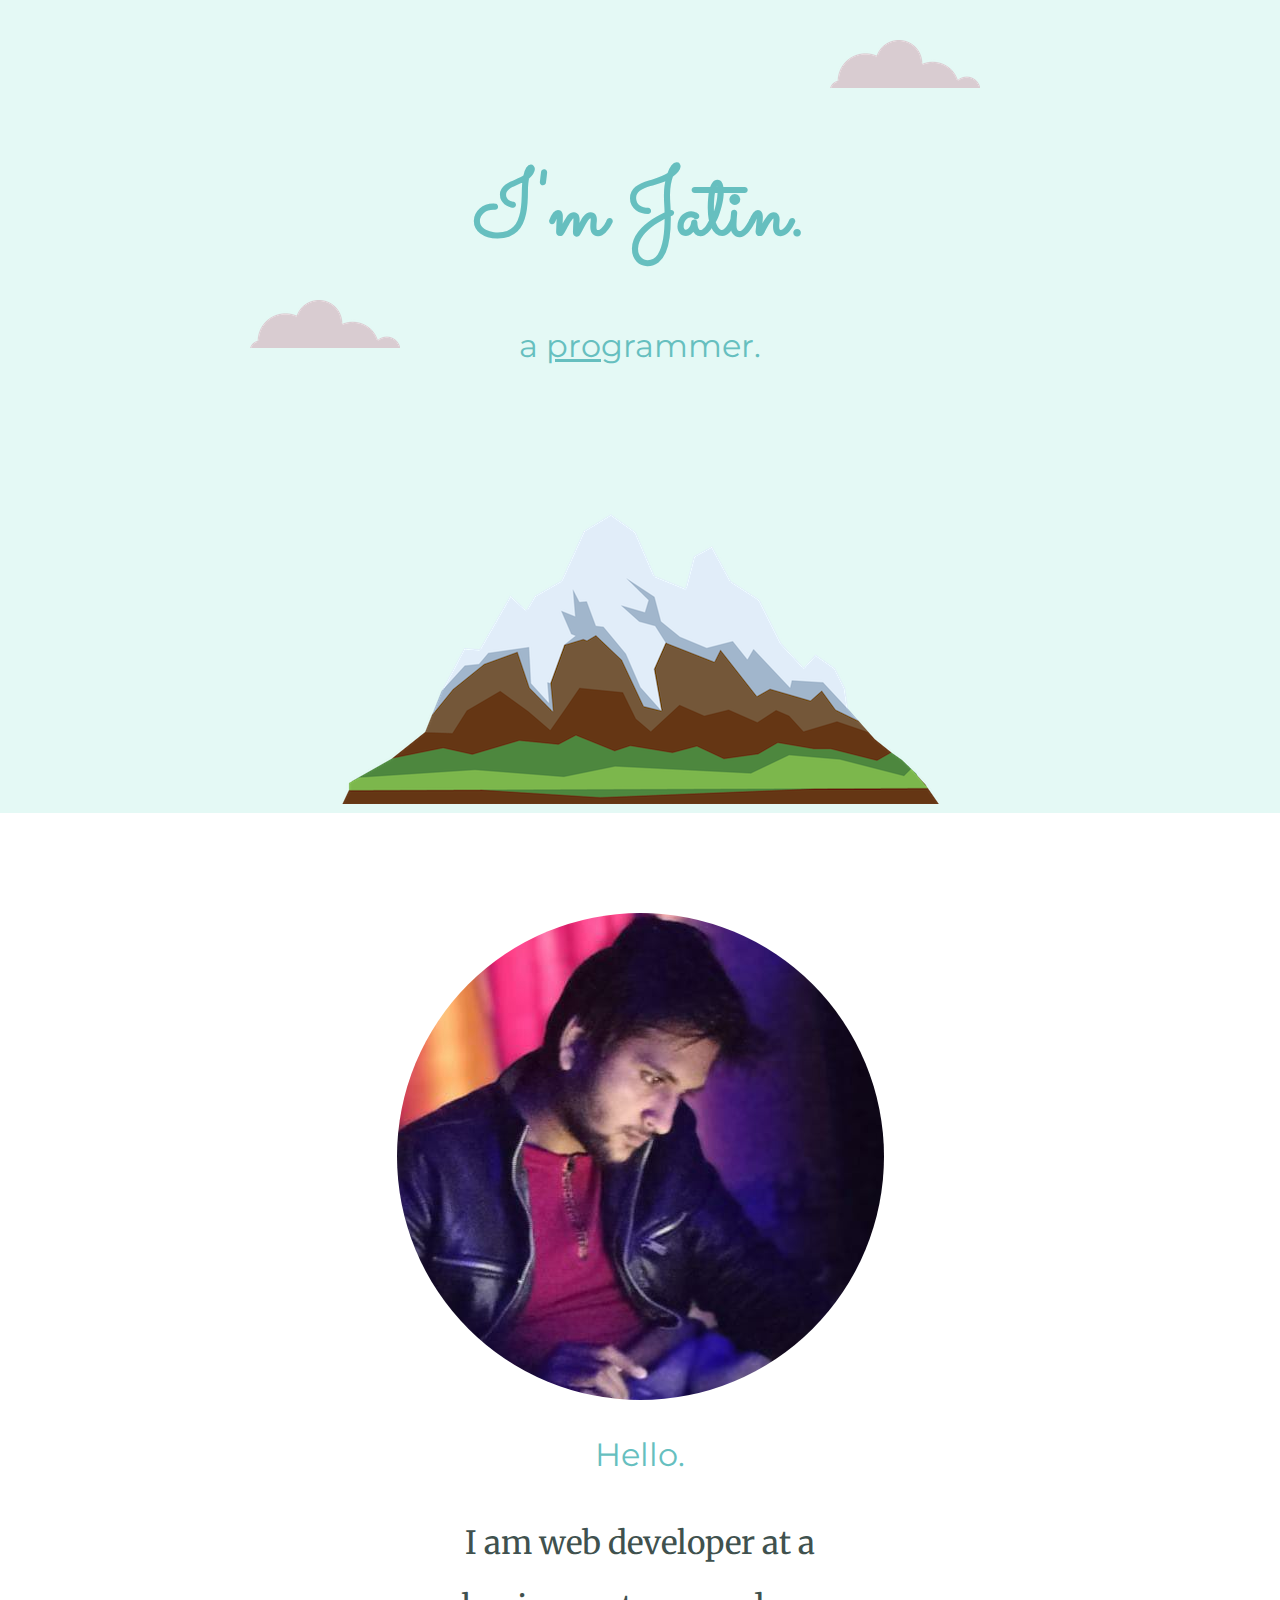
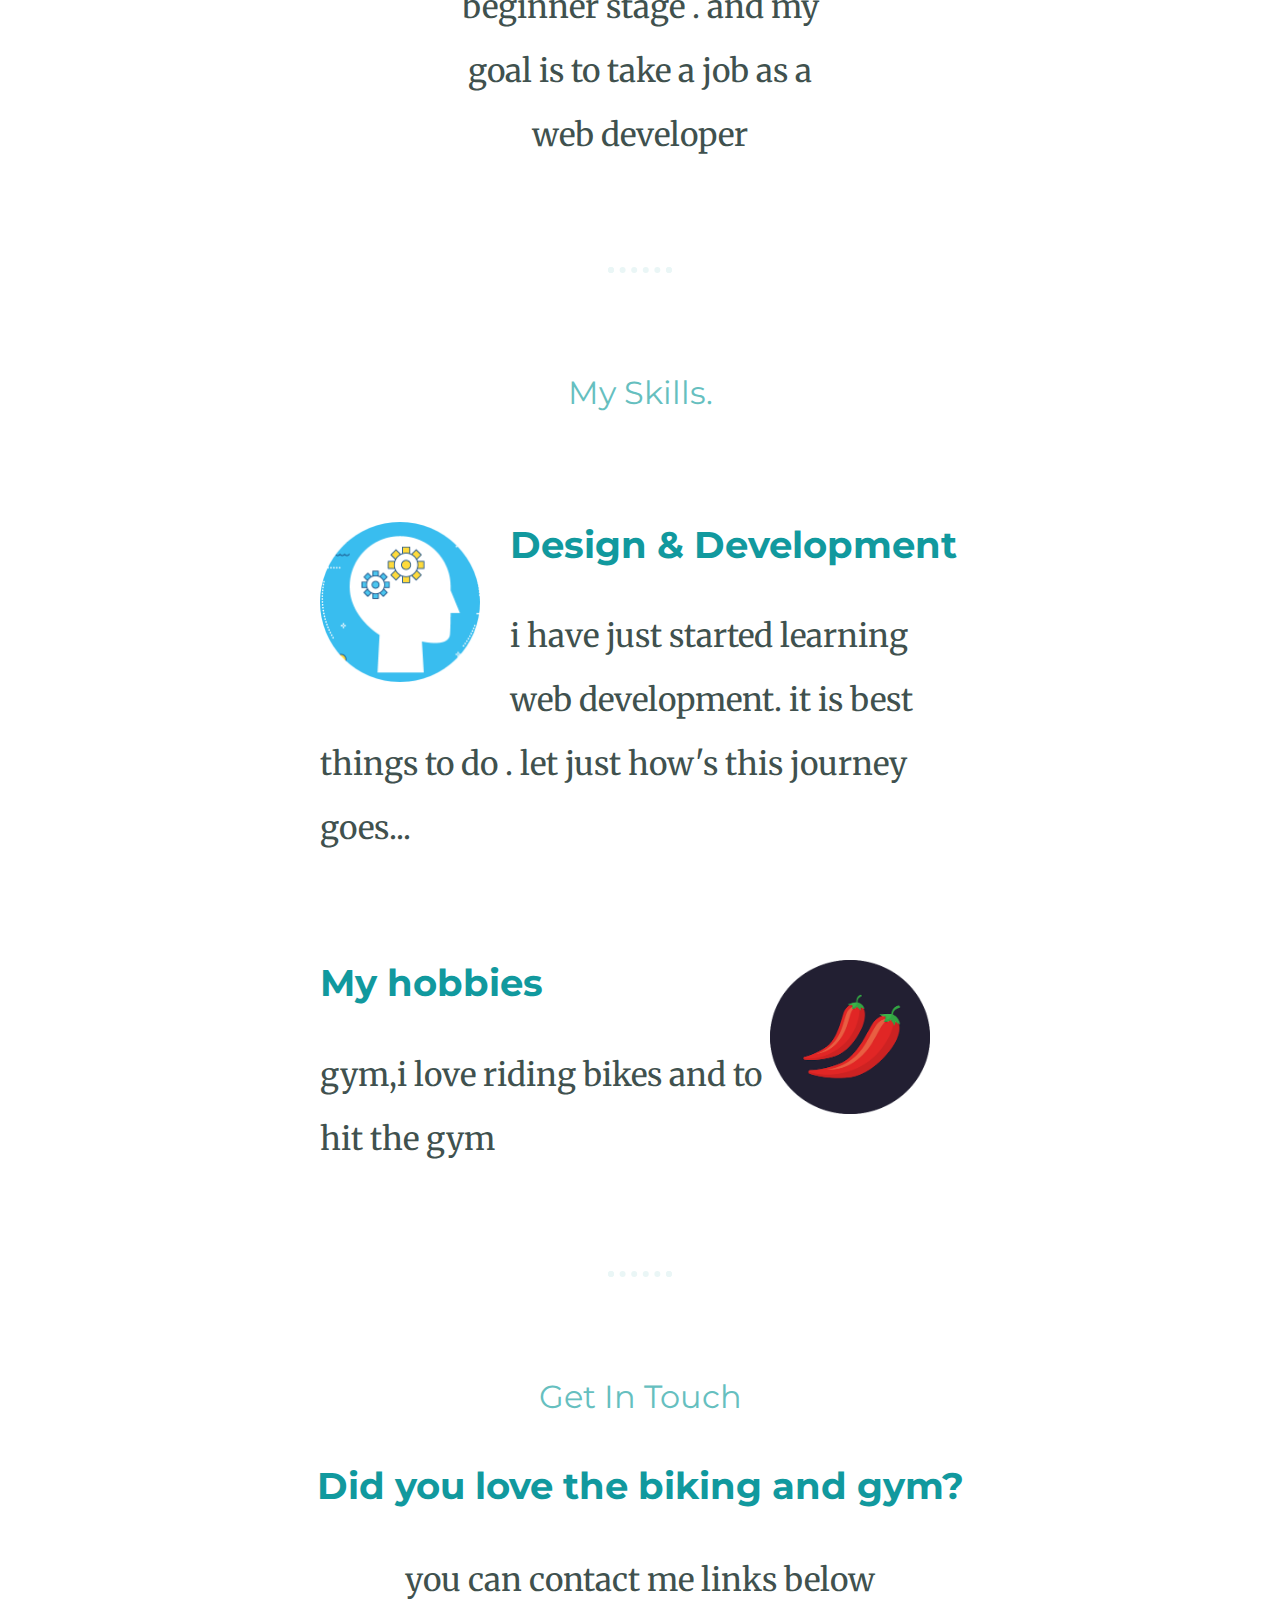
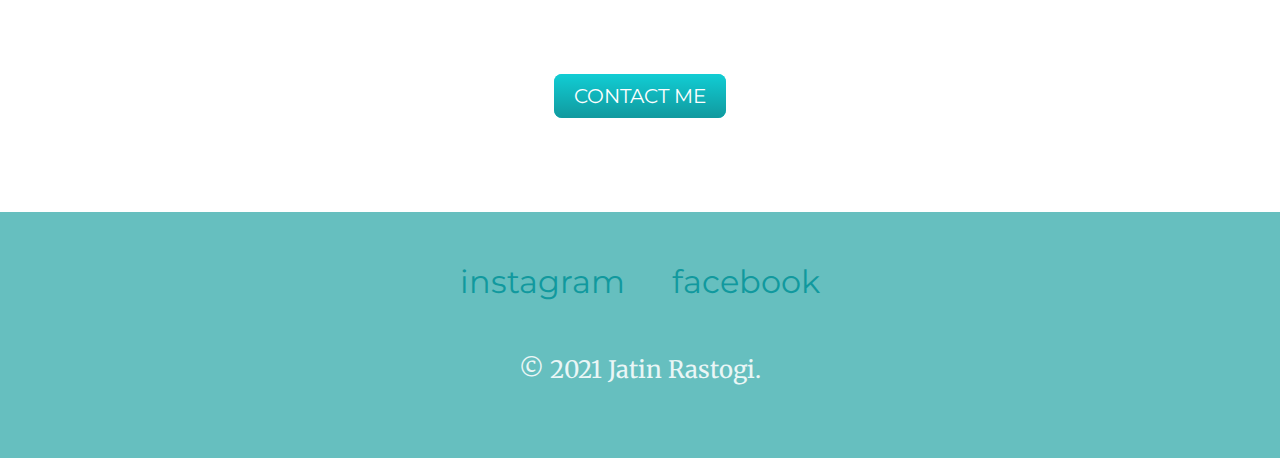
<file: css my - site/index.html>
<!DOCTYPE html>
<html lang="en" dir="ltr">

<head>
  <meta charset="utf-8">
  <title>JatinRastogi.in</title>
  <link rel="stylesheet" href="css/styles.css">
  <link rel="icon" href="css/favicon.ico">
 <link href="https://fonts.googleapis.com/css2?family=Merriweather&family=Montserrat&family=Sacramento&display=swap" rel="stylesheet">
</head>

<body>

  <div class="top-container">
    <img class="top-cloud" src="images/cloud.png" alt="cloud">

    <h1>I'm Jatin.</h1>
  <h2><p>a <span class="pro">pro</span>grammer.</p></h2>
    <img class="bottom-cloud" src="images/cloud.png" alt="cloud">
    <img src="images/mountain.png" alt="mountain">
  </div>

  <div class="middle-container">

    <div class="profile">
      <img src="images/profile.png" alt="profile">
      <h2>Hello.</h2>
      <p class="intro">I am web developer at a beginner stage .
      and my goal is to take a job as a web developer </p>
    </div>
    <hr>
    <div class="skills">
      <h2>My Skills.</h2>
      <div class="skill-row">
        <img class="img" src="images\rj-modified.png" alt="skill">
        <h3>Design & Development</h3>
        <p>i have just started learning web development.
        it is best things to do . let just how's this journey goes... </p>
      </div>
      <div class="skill-row">
        <img class="img2" src="images\chillies.png" alt="skill">
        <h3>My hobbies </h3>
        <p>gym,i love riding bikes and to hit the gym</p>
      </div>
    </div>
    <hr>
    <div class="contact-me">
      <h2>Get In Touch</h2>
      <h3>Did you love  the biking and gym?</h3>
      <p class="contact">you can contact me links below</p>
      <a class="button" href="mailto:name@email.com">CONTACT ME</a>
    </div>
  </div>


  <div class="bottom-container">
    <a class="footer-link" href="https://www.instagram.com/jatinrastogi21/">instagram</a>
    <a class="footer-link"href="https://www.facebook.com/">facebook</a>
    <p class="copyright">© 2021 Jatin Rastogi.</p>
  </div>

</body>

</html>
</file>
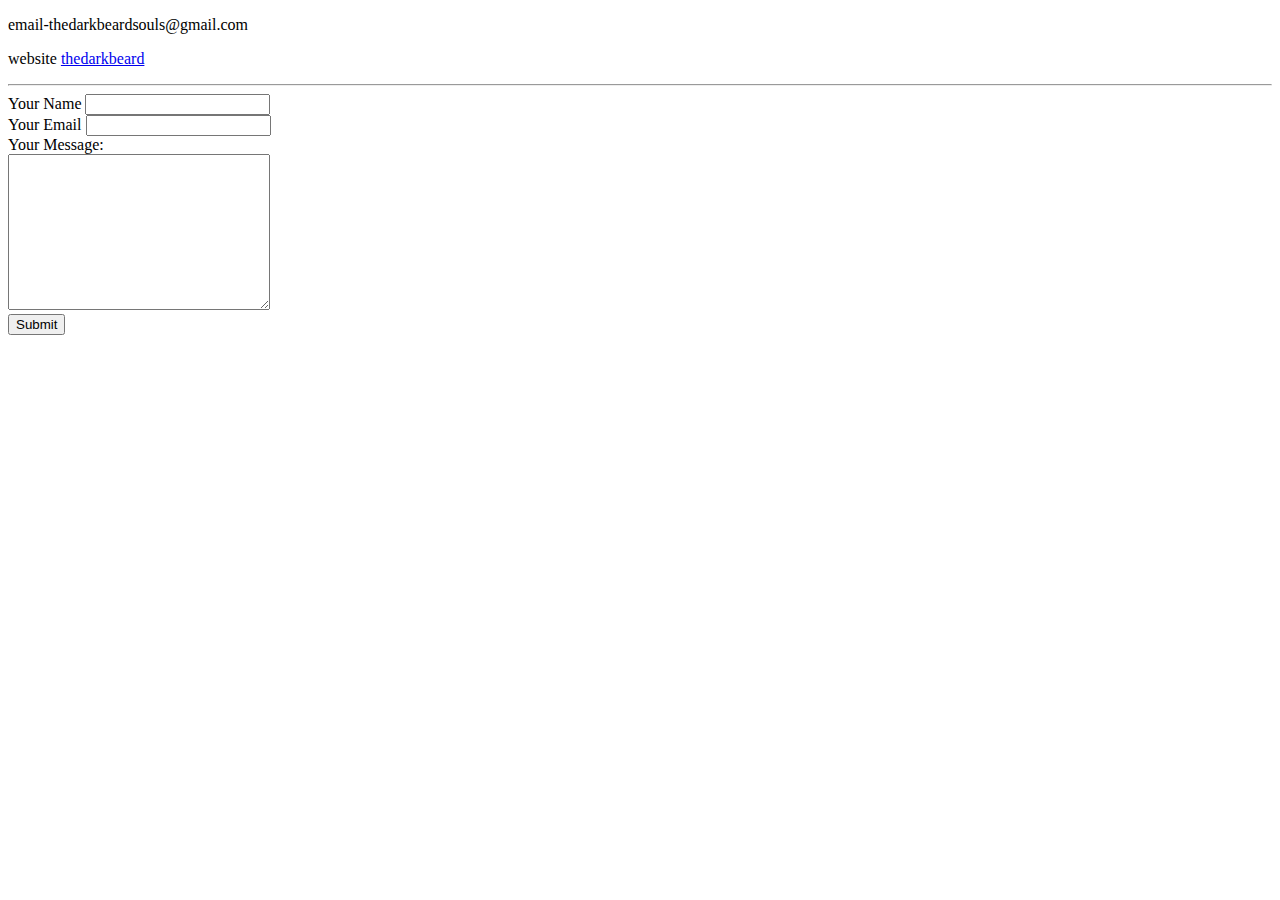
<file: Contact-Us.html>
<!DOCTYPE html>
<html lang="en" dir="ltr">

<head>
  <meta charset="utf-8">
  <title>Contact-Us</title>
</head>

<body>
  <p>email-thedarkbeardsouls@gmail.com</p>

  <p>website <a href="www.thedarkbeard.com">thedarkbeard</a></p>
  <hr>

  <form action="mailto:info@thedarkbeardsouls.com" method="post" enctype="text/plain">
    <label>Your Name</label>
    <input type="text" name="YourName" value=""><br>
    <label> Your Email </label>
    <input type="Email" name="YourEmail" value=""><br>
    <label>Your Message:</label><br>
    <textarea name="YourMessage" rows="10" cols="30"></textarea><br>
    <input type="submit" name="">

  </form>

</body>

</html>
</file>
<file: css my - site/css/styles.css>
body {
  color: #40514E;
  margin: 0;
  text-align: center;
  font-family: 'Merriweather', serif;
  font-size: 200%;
}

h1 {
  color: #66BFBF;
  font-size: 5.625rem;
  margin: 50px auto 0 auto;
  font-family: 'Sacramento', cursive;
}

h2 {
  color: #66BFBF;
  font-family: 'Montserrat', sans-serif;
  font-size: 2rem;
  font-weight: normal;
  padding-bottom: 10px;
}

h3 {
  color: #11999E;
  font-family: 'Montserrat', sans-serif;
}

p{
    line-height: 2;
}



.top-container {
  background-color: #E4F9F5;
  position: relative;
  padding-top: 100px;
}

.middle-container {
  margin: 100px 0;
}

.bottom-container{
  background-color: #66BFBF;
  padding: 50px 0 20px;
}

a{
  color: #11999E;
 font-family: 'Montserrat', sans-serif;
 margin: 10px 20px;
 text-decoration: none;
}

a:hover {
  color: #EAF6F6;
}

.copyright {
    color: #EAF6F6;
    font-size: 0.75em;
    padding: 20px 0;
}


.pro {
  text-decoration: underline;
}

.intro{
  width:30%;
  margin:auto;
}

.contact{
  width: 40%;
  margin: 40px auto 60px;
}




hr {
  border: dotted #EAF6F6 6px;
  border-bottom: none;
  width: 4%;
  margin: 100px auto;
}




.top-cloud {
  position: absolute;
  right: 300px;
  top: 40px;
}

.bottom-cloud {
  position: absolute;
  left: 250px;
  top: 300px;
}

.skill-row {
  width: 50%;
  margin: 100px auto 100px auto;
  text-align: left;

}

.button {
  background: #11cdd4;
  background-image: -webkit-linear-gradient(top, #11cdd4, #11999e);
  background-image: -moz-linear-gradient(top, #11cdd4, #11999e);
  background-image: -ms-linear-gradient(top, #11cdd4, #11999e);
  background-image: -o-linear-gradient(top, #11cdd4, #11999e);
  background-image: linear-gradient(to bottom, #11cdd4, #11999e);
  -webkit-border-radius: 8;
  -moz-border-radius: 8;
  border-radius: 8px;
  font-family: 'Montserrat', sans-serif;
  color: #ffffff;
  font-size: 20px;
  padding: 10px 20px 10px 20px;
  text-decoration: none;
}

.button:hover {
  background: #30e3cb ;
  background-image: -webkit-linear-gradient(top, #30e3cb , #2bc4ad);
  background-image: -moz-linear-gradient(top, #30e3cb , #2bc4ad);
  background-image: -ms-linear-gradient(top, #30e3cb , #2bc4ad);
  background-image: -o-linear-gradient(top, #30e3cb , #2bc4ad);
  background-image: linear-gradient(to bottom, #30e3cb , #2bc4ad);
  text-decoration: none;
}



.img {
  width: 25%;
  float: left;
  margin-right: 30px;
}

.img2 {
  width: 25%;
  float: right;
  margin-right: 30px;
</file>
